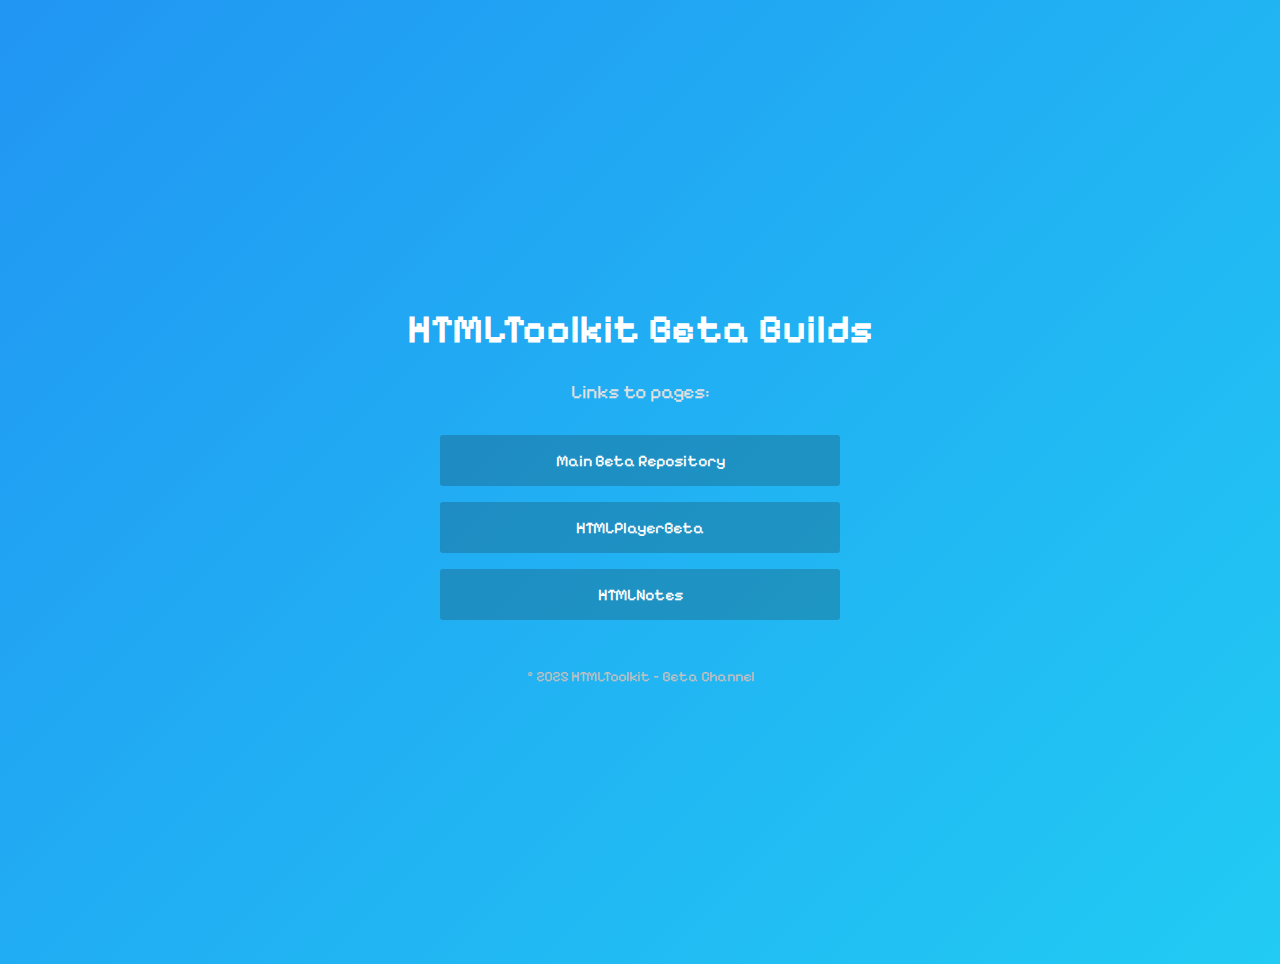
<file: index.html>
<!DOCTYPE html>
<html lang="en">
<head>
  <meta charset="UTF-8" />
  <meta name="viewport" content="width=device-width, initial-scale=1.0" />
  <title>HTMLToolkit Beta Builds</title>
  <link rel="preconnect" href="https://fonts.googleapis.com">
  <link rel="preconnect" href="https://fonts.gstatic.com" crossorigin>
  <link href="https://fonts.googleapis.com/css2?family=Cascadia+Code:ital,wght@0,200..700;1,200..700&family=Mona+Sans:ital,wght@0,200..900;1,200..900&family=Pixelify+Sans:wght@400..700&display=swap" rel="stylesheet">
  <style>
    body {
      font-family: 'Pixelify Sans', sans-serif;
      background: linear-gradient(135deg, #2196F3, #21CBF3);
      min-height: 100vh;
      margin: 0;
      display: flex;
      flex-direction: column;
      align-items: center;
      justify-content: center;
      padding: 2rem;
      color: #fff;
      transition: background 0.3s ease;
    }

    h1 {
      font-size: 2.5rem;
      margin-bottom: 0.5rem;
      text-align: center;
    }

    p {
      font-size: 1.2rem;
      color: #e0e0e0;
      margin-bottom: 2rem;
      text-align: center;
    }

    .links {
      display: flex;
      flex-direction: column;
      gap: 1rem;
      width: 100%;
      max-width: 400px;
    }

    .links a {
      display: block;
      padding: 1rem 1.2rem;
      background: rgba(21, 22, 21, 0.21);
      text-decoration: none;
      color: #fff;
      font-weight: 500;
      border-radius: 3px;
      text-align: center;
      transition: all 0.3s ease;
    }

    .links a:hover {
      background: rgba(255, 255, 255, 0.3);
      transform: scale(1.05);
    }

    footer {
      margin-top: 3rem;
      font-size: 0.9rem;
      color: #c0c0c0;
      text-align: center;
    }

    @media (prefers-color-scheme: dark) {
      body {
        background: linear-gradient(135deg, #324252, #113f4e);
      }
    }
  </style>
</head>
<body>
  <h1>HTMLToolkit Beta Builds</h1>
  <p>Links to pages:</p>

  <div class="links">
    <a href="https://github.com/HTMLToolkit/beta/" target="_blank">Main Beta Repository</a>
    <a href="./HTMLPlayerBeta" target="_blank">HTMLPlayerBeta</a>
    <a href="./HTMLNotes" target="_blank">HTMLNotes</a>
  </div>

  <footer>
    &copy; 2025 HTMLToolkit – Beta Channel
  </footer>
</body>
</html>
</file>
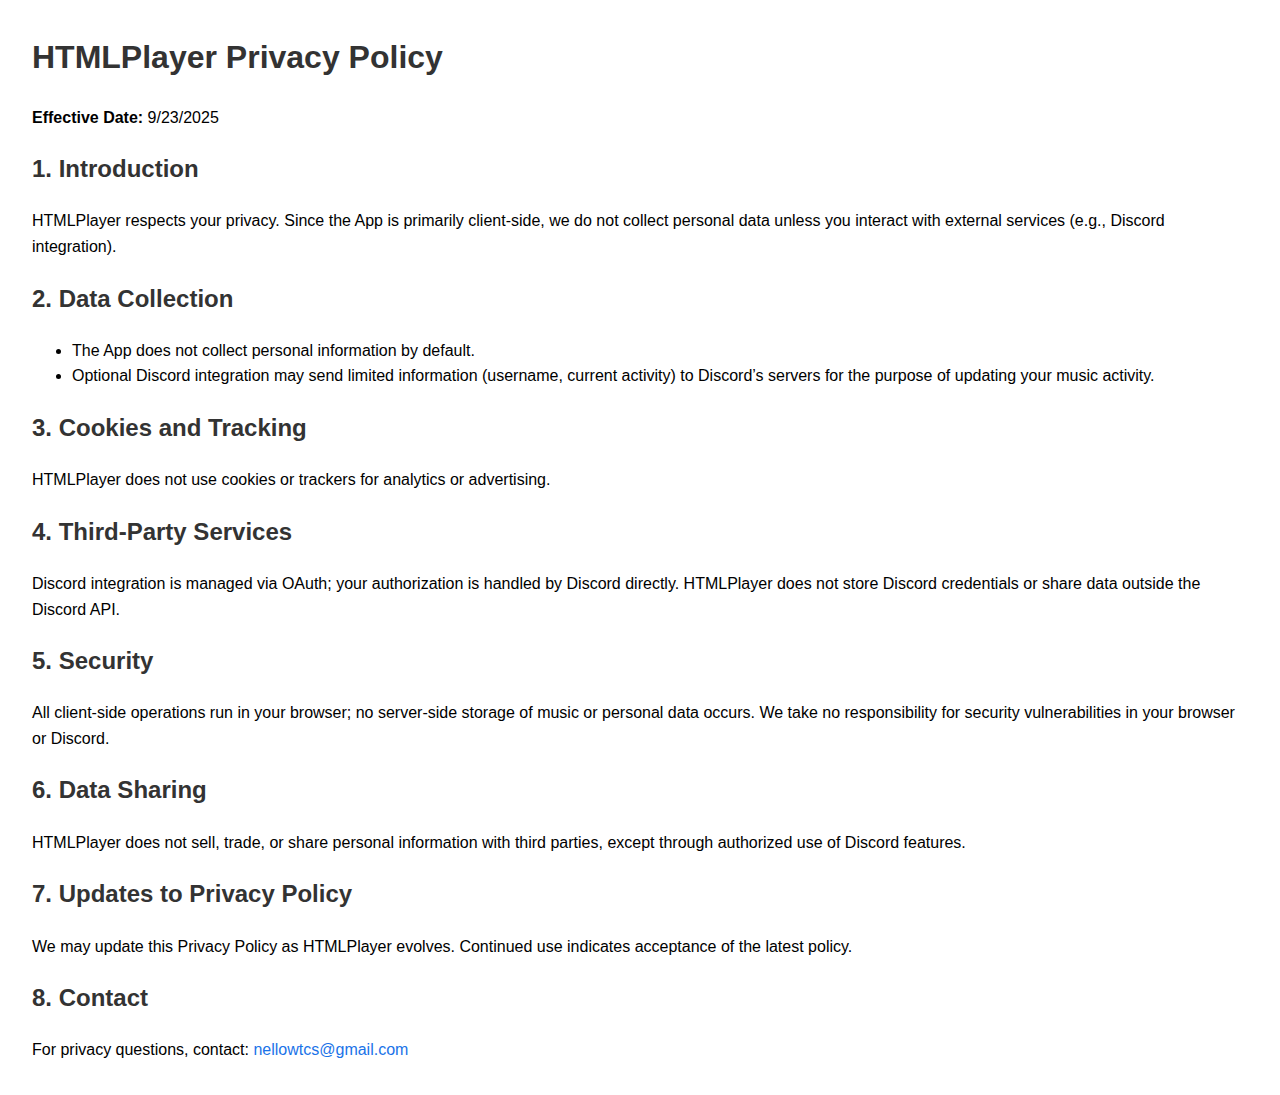
<file: HTMLPlayerBeta/privacy.html>
<!DOCTYPE html>
<html lang="en">
  <head>
    <meta charset="UTF-8" />
    <meta name="viewport" content="width=device-width, initial-scale=1.0" />
    <title>HTMLPlayer Privacy Policy</title>
    <style>
      body {
        font-family: Arial, sans-serif;
        line-height: 1.6;
        margin: 2rem;
      }
      h1,
      h2 {
        color: #333;
      }
      a {
        color: #1a73e8;
        text-decoration: none;
      }
    </style>
  </head>
  <body>
    <h1>HTMLPlayer Privacy Policy</h1>
    <p><strong>Effective Date:</strong> 9/23/2025</p>

    <h2>1. Introduction</h2>
    <p>
      HTMLPlayer respects your privacy. Since the App is primarily client-side,
      we do not collect personal data unless you interact with external services
      (e.g., Discord integration).
    </p>

    <h2>2. Data Collection</h2>
    <ul>
      <li>The App does not collect personal information by default.</li>
      <li>
        Optional Discord integration may send limited information (username,
        current activity) to Discord’s servers for the purpose of updating your
        music activity.
      </li>
    </ul>

    <h2>3. Cookies and Tracking</h2>
    <p>
      HTMLPlayer does not use cookies or trackers for analytics or advertising.
    </p>

    <h2>4. Third-Party Services</h2>
    <p>
      Discord integration is managed via OAuth; your authorization is handled by
      Discord directly. HTMLPlayer does not store Discord credentials or share
      data outside the Discord API.
    </p>

    <h2>5. Security</h2>
    <p>
      All client-side operations run in your browser; no server-side storage of
      music or personal data occurs. We take no responsibility for security
      vulnerabilities in your browser or Discord.
    </p>

    <h2>6. Data Sharing</h2>
    <p>
      HTMLPlayer does not sell, trade, or share personal information with third
      parties, except through authorized use of Discord features.
    </p>

    <h2>7. Updates to Privacy Policy</h2>
    <p>
      We may update this Privacy Policy as HTMLPlayer evolves. Continued use
      indicates acceptance of the latest policy.
    </p>

    <h2>8. Contact</h2>
    <p>
      For privacy questions, contact:
      <a href="mailto:nellowtcs@gmail.com">nellowtcs@gmail.com</a>
    </p>
  </body>
</html>
</file>
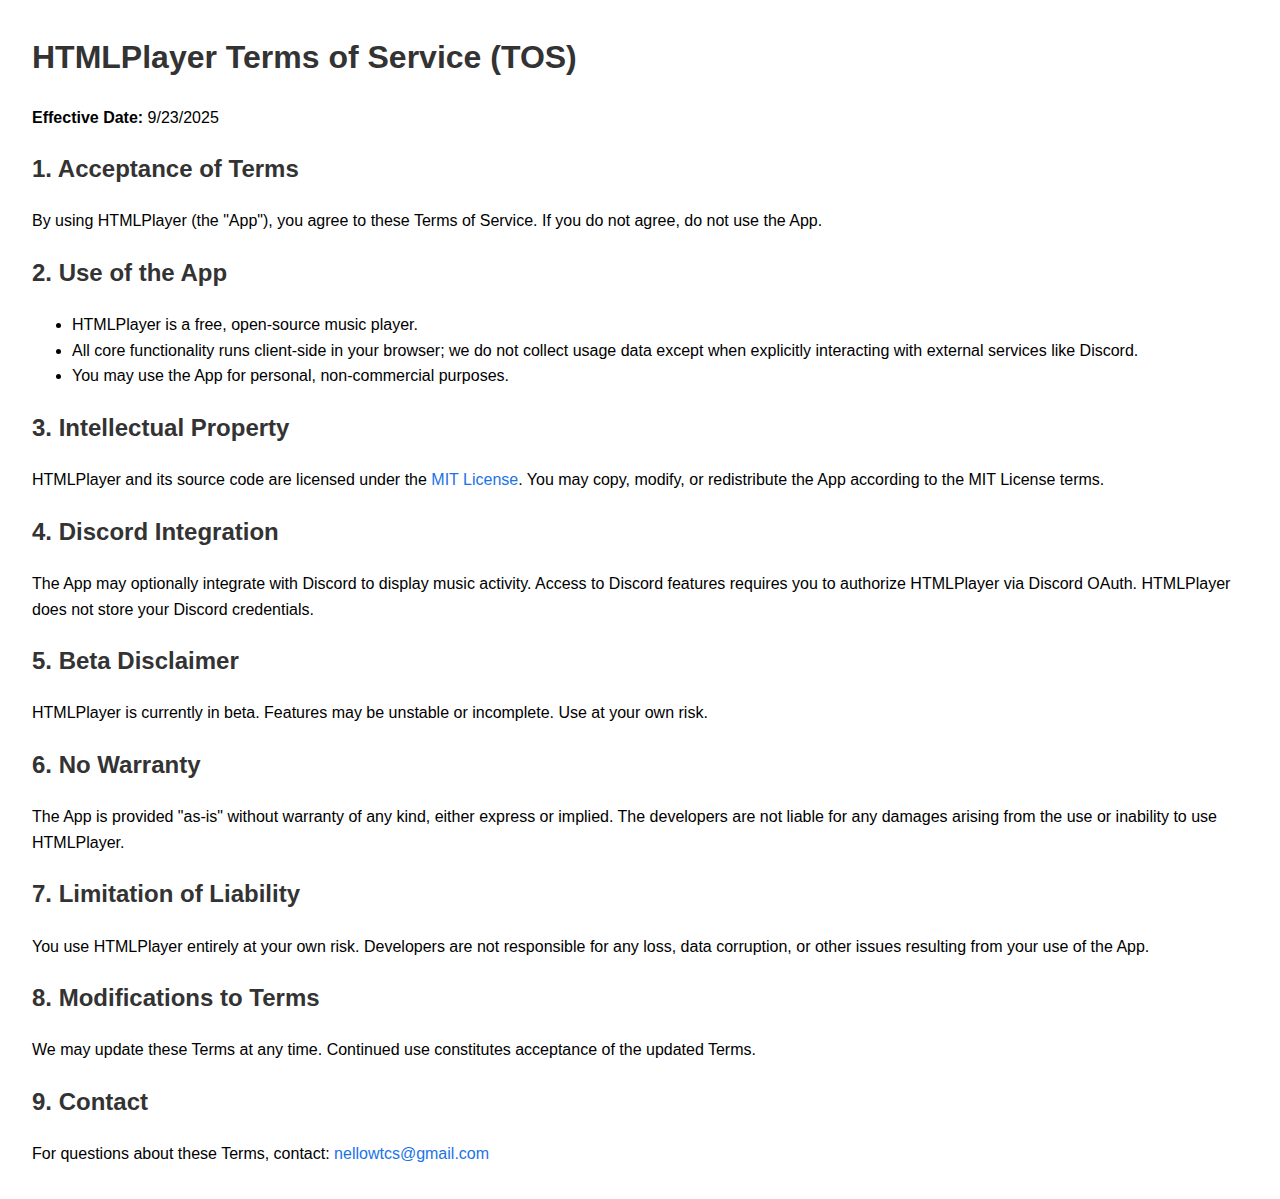
<file: HTMLPlayerBeta/tos.html>
<!DOCTYPE html>
<html lang="en">
  <head>
    <meta charset="UTF-8" />
    <meta name="viewport" content="width=device-width, initial-scale=1.0" />
    <title>HTMLPlayer Terms of Service</title>
    <style>
      body {
        font-family: Arial, sans-serif;
        line-height: 1.6;
        margin: 2rem;
      }
      h1,
      h2 {
        color: #333;
      }
      a {
        color: #1a73e8;
        text-decoration: none;
      }
    </style>
  </head>
  <body>
    <h1>HTMLPlayer Terms of Service (TOS)</h1>
    <p><strong>Effective Date:</strong> 9/23/2025</p>

    <h2>1. Acceptance of Terms</h2>
    <p>
      By using HTMLPlayer (the "App"), you agree to these Terms of Service. If
      you do not agree, do not use the App.
    </p>

    <h2>2. Use of the App</h2>
    <ul>
      <li>HTMLPlayer is a free, open-source music player.</li>
      <li>
        All core functionality runs client-side in your browser; we do not
        collect usage data except when explicitly interacting with external
        services like Discord.
      </li>
      <li>You may use the App for personal, non-commercial purposes.</li>
    </ul>

    <h2>3. Intellectual Property</h2>
    <p>
      HTMLPlayer and its source code are licensed under the
      <a href="https://opensource.org/licenses/MIT" target="_blank"
        >MIT License</a
      >. You may copy, modify, or redistribute the App according to the MIT
      License terms.
    </p>

    <h2>4. Discord Integration</h2>
    <p>
      The App may optionally integrate with Discord to display music activity.
      Access to Discord features requires you to authorize HTMLPlayer via
      Discord OAuth. HTMLPlayer does not store your Discord credentials.
    </p>

    <h2>5. Beta Disclaimer</h2>
    <p>
      HTMLPlayer is currently in beta. Features may be unstable or incomplete.
      Use at your own risk.
    </p>

    <h2>6. No Warranty</h2>
    <p>
      The App is provided "as-is" without warranty of any kind, either express
      or implied. The developers are not liable for any damages arising from the
      use or inability to use HTMLPlayer.
    </p>

    <h2>7. Limitation of Liability</h2>
    <p>
      You use HTMLPlayer entirely at your own risk. Developers are not
      responsible for any loss, data corruption, or other issues resulting from
      your use of the App.
    </p>

    <h2>8. Modifications to Terms</h2>
    <p>
      We may update these Terms at any time. Continued use constitutes
      acceptance of the updated Terms.
    </p>

    <h2>9. Contact</h2>
    <p>
      For questions about these Terms, contact:
      <a href="mailto:nellowtcs@gmail.com">nellowtcs@gmail.com</a>
    </p>
  </body>
</html>
</file>
